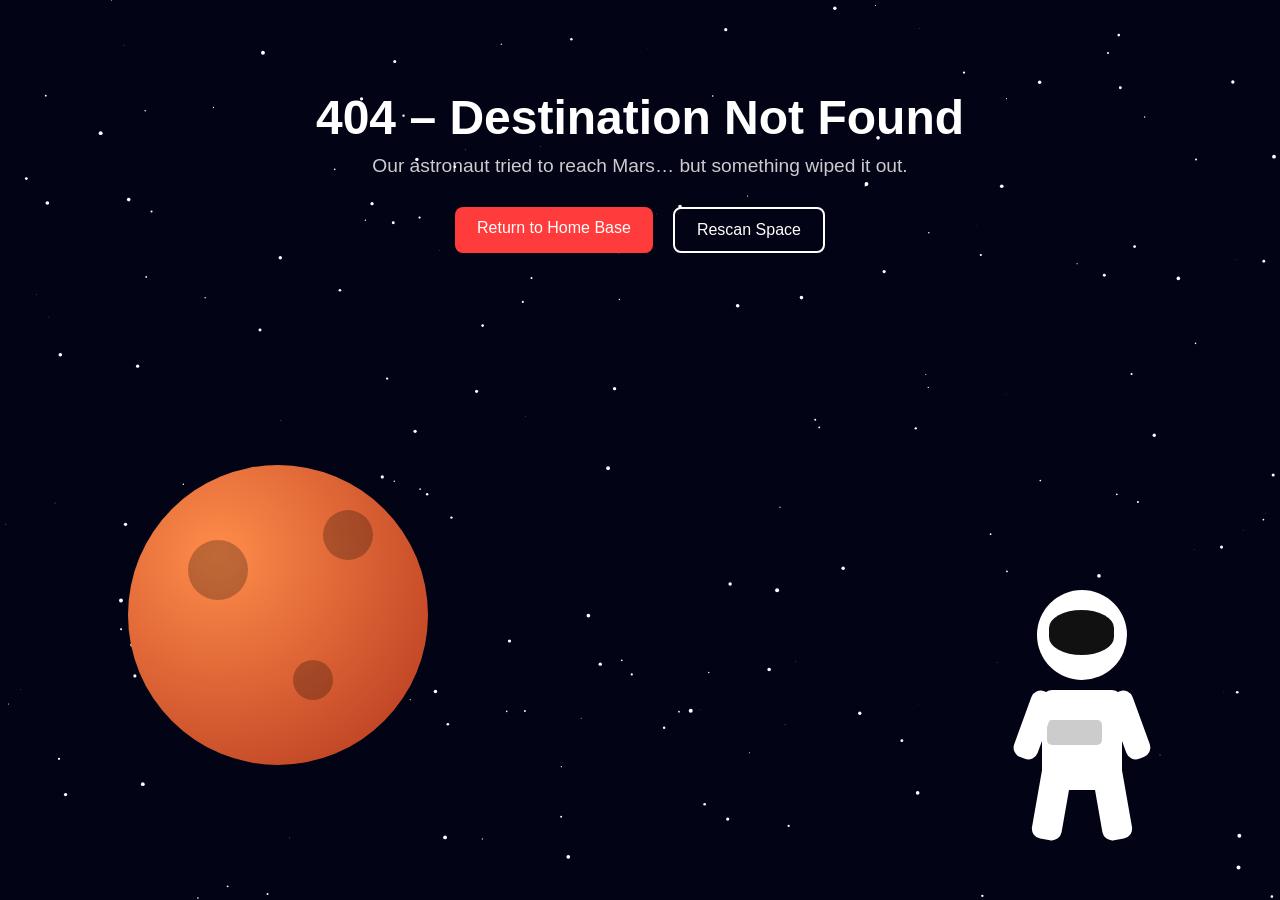
<file: index.html>
<!DOCTYPE html>
<html lang="en">
  <head>
    <meta charset="UTF-8" />
    <meta name="viewport" content="width=device-width, initial-scale=1.0" />
    <title>404 – Lost in Space</title>
    <link rel="stylesheet" type="text/css" href="./css/styles.css" />
  </head>
  <body>
    <canvas id="stars"></canvas>

    <!-- Mars (CSS-drawn) -->
    <div class="mars" id="mars">
      <div class="crater c1"></div>
      <div class="crater c2"></div>
      <div class="crater c3"></div>
    </div>

    <!-- Meteor (CSS-drawn) -->
    <div class="meteor" id="meteor">
      <div class="fire f1"></div>
      <div class="fire f2"></div>
      <div class="fire f3"></div>
    </div>

    <!-- Explosion (CSS animated) -->
    <div class="explosion" id="explosion"></div>

    <!-- Astronaut (CSS-drawn) -->
    <div class="astronaut">
      <div class="helmet"></div>
      <div class="body"></div>
      <div class="pack"></div>
      <div class="arm left"></div>
      <div class="arm right"></div>
      <div class="leg left"></div>
      <div class="leg right"></div>
    </div>

    <div class="content">
      <h1 class="title">404 – Destination Not Found</h1>
      <p class="subtitle">
        Our astronaut tried to reach Mars… but something wiped it out.
      </p>

      <div class="buttons">
        <a href="/" class="btn primary">Return to Home Base</a>
        <button class="btn secondary" id="retry">Rescan Space</button>
      </div>
    </div>

    <script>
      /* STARFIELD */
      const canvas = document.getElementById("stars");
      const c = canvas.getContext("2d");
      canvas.width = window.innerWidth;
      canvas.height = window.innerHeight;

      let stars = [];
      for (let i = 0; i < 200; i++) {
        stars.push({
          x: Math.random() * canvas.width,
          y: Math.random() * canvas.height,
          r: Math.random() * 2,
          s: Math.random() * 0.5 + 0.2,
        });
      }

      function drawStars() {
        c.clearRect(0, 0, canvas.width, canvas.height);
        for (let star of stars) {
          c.beginPath();
          c.arc(star.x, star.y, star.r, 0, Math.PI * 2);
          c.fillStyle = "white";
          c.fill();
          star.y += star.s;
          if (star.y > canvas.height) star.y = 0;
        }
        requestAnimationFrame(drawStars);
      }
      drawStars();

      /* IMPACT LOGIC */
      const mars = document.getElementById("mars");
      const meteor = document.getElementById("meteor");
      const explosion = document.getElementById("explosion");
      const retry = document.getElementById("retry");

      function triggerImpact() {
        meteor.classList.add("fall");
        setTimeout(() => {
          mars.classList.add("explode");
          explosion.classList.add("show");
        }, 1500);
      }

      retry.onclick = () => {
        meteor.classList.remove("fall");
        mars.classList.remove("explode");
        explosion.classList.remove("show");
        setTimeout(triggerImpact, 700);
      };

      window.onload = () => setTimeout(triggerImpact, 1200);
    </script>
  </body>
</html>
</file>
<file: css/styles.css>
/* ===== GLOBAL RESET ===== */
* {
  margin: 0;
  padding: 0;
  box-sizing: border-box;
}
body {
  background: #020314;
  overflow: hidden;
  font-family: "Segoe UI", sans-serif;
  color: white;
  height: 100vh;
  width: 100vw;
}

/* ===== STARFIELD ===== */
#stars {
  position: fixed;
  top: 0;
  left: 0;
  width: 100%;
  height: 100%;
  z-index: -2;
}

/* ===== CONTENT ===== */
.content {
  position: absolute;
  top: 10%;
  width: 100%;
  text-align: center;
  padding: 0 20px;
  z-index: 10;
}
.title {
  font-size: 3rem;
  font-weight: 700;
  margin-bottom: 10px;
}
.subtitle {
  font-size: 1.2rem;
  opacity: 0.8;
  margin-bottom: 30px;
}
.buttons {
  margin-top: 20px;
  display: flex;
  justify-content: center;
  gap: 20px;
}
.btn {
  padding: 12px 22px;
  border-radius: 8px;
  font-size: 1rem;
  cursor: pointer;
  border: none;
  text-decoration: none;
  transition: 0.3s;
}
.btn.primary {
  background: #ff3b3b;
  color: white;
}
.btn.primary:hover {
  background: #ff5656;
  transform: scale(1.05);
}
.btn.secondary {
  background: transparent;
  border: 2px solid white;
  color: white;
}
.btn.secondary:hover {
  background: white;
  color: black;
  transform: scale(1.05);
}

/* ===== MARS ===== */
.mars {
  position: absolute;
  width: 300px;
  height: 300px;
  border-radius: 50%;
  background: radial-gradient(circle at 30% 30%, #ff8c4a, #b3351d);
  bottom: 15%;
  left: 10%;
  transition: 0.4s;
  z-index: 2;
  overflow: hidden;
}
.crater {
  position: absolute;
  background: rgba(0, 0, 0, 0.25);
  border-radius: 50%;
}
.c1 {
  width: 60px;
  height: 60px;
  top: 25%;
  left: 20%;
}
.c2 {
  width: 40px;
  height: 40px;
  top: 65%;
  left: 55%;
}
.c3 {
  width: 50px;
  height: 50px;
  top: 15%;
  left: 65%;
}
.mars.explode {
  transform: scale(0.3);
  opacity: 0;
  filter: blur(8px);
}

/* ===== METEOR ===== */
.meteor {
  position: absolute;
  width: 60px;
  height: 60px;
  background: #d9d9d9;
  border-radius: 50%;
  top: -100px;
  left: 75%;
  transform: rotate(45deg);
  z-index: 3;
}
.fire {
  position: absolute;
  width: 30px;
  height: 30px;
  background: radial-gradient(circle, #ffbb00, #ff3b00);
  border-radius: 50%;
  filter: blur(6px);
}
.f1 {
  top: 50px;
  left: -10px;
}
.f2 {
  top: 55px;
  left: 15px;
}
.f3 {
  top: 60px;
  left: 0px;
}

/* ===== FRAGMENTS ===== */
.fragment {
  position: absolute;
  width: 20px;
  height: 20px;
  border-radius: 50%;
  z-index: 4;
  background: #ff4500;
}
.planet-frag {
  position: absolute;
  width: 25px;
  height: 25px;
  border-radius: 50%;
  background: #b3351d;
  z-index: 4;
}

/* ===== SHOCKWAVE ===== */
#shockwave {
  position: fixed;
  top: 0;
  left: 0;
  width: 100%;
  height: 100%;
  background: rgba(255, 50, 0, 0.2);
  pointer-events: none;
  opacity: 0;
  z-index: 1;
  transition: 0.4s;
}

/* ===== SPACESHIP DETALLE ===== */
#spaceship {
  position: absolute;
  top: 20%;
  left: 20%;
  width: 120px;
  height: 60px;
  z-index: 0;
  transform-origin: center center;
  animation: floatShip 6s ease-in-out infinite;
}
#spaceship .body {
  position: absolute;
  top: 10px;
  left: 0;
  width: 100%;
  height: 40px;
  background: linear-gradient(to bottom, #666, #aaa);
  border-radius: 50% / 40%;
  z-index: 1;
}
#spaceship .cockpit {
  position: absolute;
  top: -5px;
  left: 35px;
  width: 50px;
  height: 30px;
  background: rgba(0, 200, 255, 0.8);
  border-radius: 50% / 40%;
  border: 2px solid rgba(0, 255, 255, 0.5);
  z-index: 2;
}
#spaceship .wing-left,
#spaceship .wing-right {
  position: absolute;
  top: 15px;
  width: 30px;
  height: 10px;
  background: linear-gradient(to right, #333, #555);
  border-radius: 5px;
  z-index: 0;
}
#spaceship .wing-left {
  left: -20px;
  transform: rotate(-20deg);
}
#spaceship .wing-right {
  right: -20px;
  transform: rotate(20deg);
}
#spaceship .engine {
  position: absolute;
  bottom: 5px;
  left: 50%;
  transform: translateX(-50%);
  width: 20px;
  height: 15px;
  background: #222;
  border-radius: 5px;
  overflow: visible;
  z-index: 0;
}
#spaceship .engine::after {
  content: "";
  position: absolute;
  top: 100%;
  left: 50%;
  transform: translateX(-50%);
  width: 10px;
  height: 20px;
  background: radial-gradient(circle, #ff0 0%, #f00 60%, transparent 100%);
  border-radius: 50%;
  animation: flame 0.3s linear infinite alternate;
}
@keyframes flame {
  0% {
    transform: translateX(-50%) scaleY(1);
    opacity: 1;
  }
  100% {
    transform: translateX(-50%) scaleY(1.5);
    opacity: 0.7;
  }
}
#spaceship .light {
  position: absolute;
  width: 6px;
  height: 6px;
  background: #0ff;
  border-radius: 50%;
  top: 15px;
}
#spaceship .light1 {
  left: 10px;
}
#spaceship .light2 {
  left: 25px;
}
#spaceship .light3 {
  right: 25px;
}
#spaceship .light4 {
  right: 10px;
}
@keyframes floatShip {
  0% {
    transform: translateY(0) rotate(0deg);
  }
  50% {
    transform: translateY(-15px) rotate(2deg);
  }
  100% {
    transform: translateY(0) rotate(0deg);
  }
}

/* ===== ASTRONAUT ===== */
.astronaut {
  position: absolute;
  bottom: 10%;
  right: 10%;
  width: 140px;
  height: 220px;
  z-index: 5;
  cursor: pointer;
}
.helmet {
  width: 90px;
  height: 90px;
  background: #fff;
  border-radius: 50%;
  margin: 0 auto;
  position: relative;
}
.helmet::after {
  content: "";
  position: absolute;
  width: 65px;
  height: 45px;
  top: 20px;
  left: 12px;
  background: #111;
  border-radius: 50%/40%;
}
.body {
  width: 80px;
  height: 100px;
  background: white;
  margin: 10px auto;
  border-radius: 10px;
}
.pack {
  width: 55px;
  height: 25px;
  background: #ccc;
  position: relative;
  left: 35px;
  top: -80px;
  border-radius: 5px;
}
.arm {
  width: 25px;
  height: 70px;
  background: white;
  position: absolute;
  top: 100px;
  border-radius: 10px;
}
.arm.left {
  left: 10px;
  transform: rotate(20deg);
}
.arm.right {
  right: 10px;
  transform: rotate(-20deg);
}
.leg {
  width: 30px;
  height: 80px;
  background: white;
  position: absolute;
  top: 170px;
  border-radius: 10px;
}
.leg.left {
  left: 25px;
  transform: rotate(10deg);
}
.leg.right {
  right: 25px;
  transform: rotate(-10deg);
}

/* ===== SCAN OVERLAY ===== */
#scanOverlay {
  position: fixed;
  top: 0;
  left: 0;
  width: 100%;
  height: 100%;
  background: rgba(0, 255, 255, 0.1);
  pointer-events: none;
  opacity: 0;
  z-index: 9;
  transition: 0.3s;
}

/* ===== RESPONSIVE ===== */
@media (max-width: 600px) {
  .title {
    font-size: 2rem;
  }
  .subtitle {
    font-size: 1rem;
  }
  .mars {
    width: 200px;
    height: 200px;
  }
  .astronaut {
    transform: scale(0.8);
  }
  .meteor {
    transform: scale(0.8);
  }
  #spaceship {
    width: 80px;
    height: 40px;
  }
}

/* ===== MOBILE NAVIGATION  ===== */
@media (max-width: 600px) {
  #spaceship {
    width: 80px;
    height: 40px;
    top: 15%;
    left: 15%;
    transform: scale(0.7); /* escala proporcional */
  }

  #spaceship .body {
    width: 100%;
    height: 50%;
    top: 25%;
    left: 0;
  }

  #spaceship .cockpit {
    width: 30%;
    height: 50%;
    top: 0;
    left: 35%;
  }

  #spaceship .wing-left {
    width: 25%;
    height: 20%;
    top: 25%;
    left: -20%;
  }

  #spaceship .wing-right {
    width: 25%;
    height: 20%;
    top: 25%;
    right: -20%;
  }

  #spaceship .engine {
    width: 20%;
    height: 25%;
    bottom: 5%;
    left: 40%;
  }

  #spaceship .engine::after {
    width: 10px;
    height: 20px;
    top: 100%;
    left: 50%;
  }

  #spaceship .light {
    width: 5px;
    height: 5px;
  }
}
</file>
